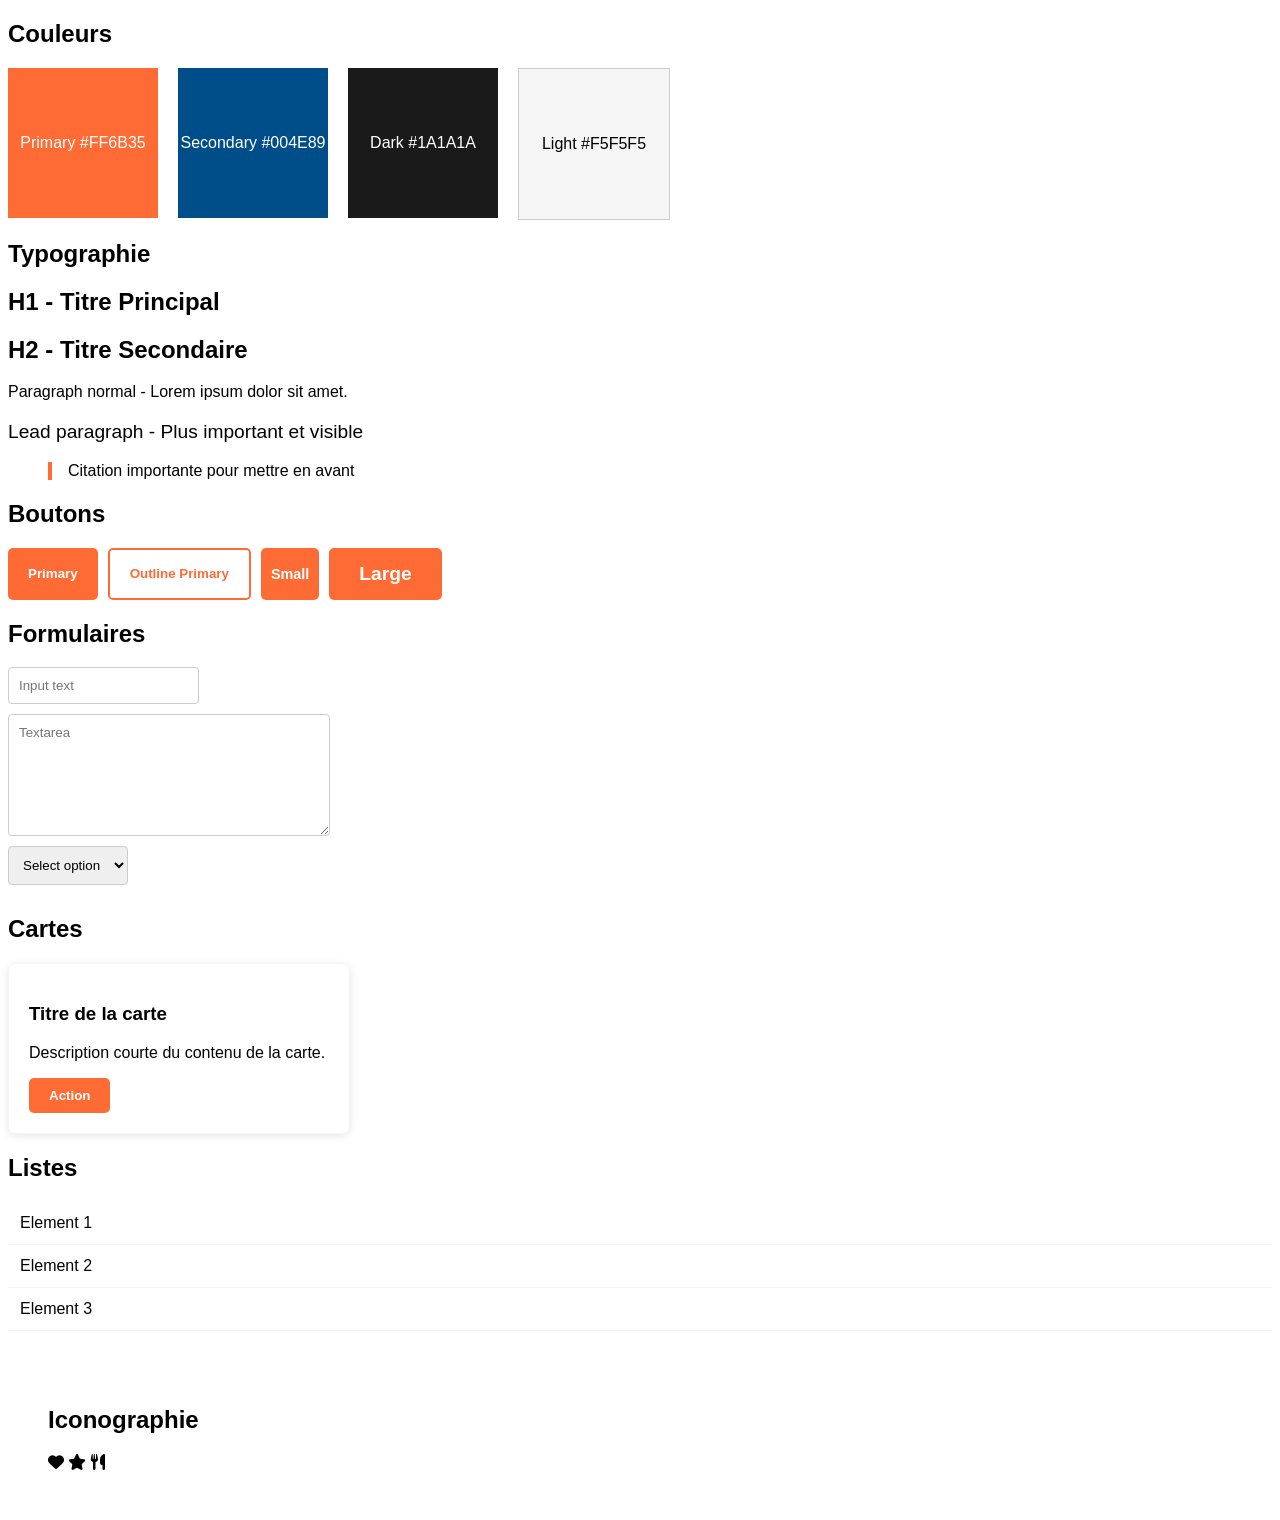
<file: Kit_UI/index.html>
<!DOCTYPE html>
<html lang="fr">
<head>
  <meta charset="UTF-8">
  <meta name="viewport" content="width=device-width, initial-scale=1.0">
  <title>Mon Kit UI</title>
  <link rel="stylesheet" href="style.css">
  <link rel="stylesheet" href="https://cdnjs.cloudflare.com/ajax/libs/font-awesome/6.0.0/css/all.min.css">
</head>
<body>
  <!-- Sections pour afficher les atomes -->
  <section id="colors">
    <h2>Couleurs</h2>
    <div style="display: flex; gap: 20px; flex-wrap: wrap;">
      <div class="primary" style="width: 150px; height: 150px; display: flex; align-items: center; justify-content: center; color: white;">Primary #FF6B35</div>
      <div class="secondary" style="width: 150px; height: 150px; display: flex; align-items: center; justify-content: center; color: white;">Secondary #004E89</div>
      <div style="width: 150px; height: 150px; background-color: var(--dark); display: flex; align-items: center; justify-content: center; color: white;">Dark #1A1A1A</div>
      <div style="width: 150px; height: 150px; background-color: var(--light); border: 1px solid #ccc; display: flex; align-items: center; justify-content: center;">Light #F5F5F5</div>
    </div>
  </section>
  <section id="typography">
    <h2>Typographie</h2>
    <h1>H1 - Titre Principal</h1>
    <h2>H2 - Titre Secondaire</h2>
    <p>Paragraph normal - Lorem ipsum dolor sit amet.</p>
    <p class="lead">Lead paragraph - Plus important et visible</p>
    <blockquote>Citation importante pour mettre en avant</blockquote>
  </section>
  <section id="buttons">
    <h2>Boutons</h2>
    <div style="display: flex; gap: 10px; flex-wrap: wrap;">
      <button class="btn btn-primary">Primary</button>
      <button class="btn btn-outline-primary">Outline Primary</button>
      <button class="btn btn-primary btn-sm">Small</button>
      <button class="btn btn-primary btn-lg">Large</button>
    </div>
  </section>
  <section id="forms">
    <h2>Formulaires</h2>
    <input type="text" placeholder="Input text" style="margin-bottom: 10px;">
    <textarea placeholder="Textarea" style="display: block; margin-bottom: 10px; width: 300px; height: 100px;"></textarea>
    <select style="margin-bottom: 10px;">
      <option>Select option</option>
      <option>Option 1</option>
      <option>Option 2</option>
    </select>
  </section>
  <section id="cards">
    <h2>Cartes</h2>
    <div class="card" style="width: 300px;">
      <h3>Titre de la carte</h3>
      <p>Description courte du contenu de la carte.</p>
      <button class="btn btn-primary">Action</button>
    </div>
  </section>
  <section id="lists">
    <h2>Listes</h2>
    <ul class="list-group">
      <li class="list-group-item">Element 1</li>
      <li class="list-group-item">Element 2</li>
      <li class="list-group-item">Element 3</li>
    </ul>
  </section>
  <section id="icons" style="padding: 40px;">
  <h2>Iconographie</h2>
  <i class="fas fa-heart"></i> <i class="fas fa-star"></i> <i class="fas fa-utensils"></i>
</section>
</body>
</html>
</file>
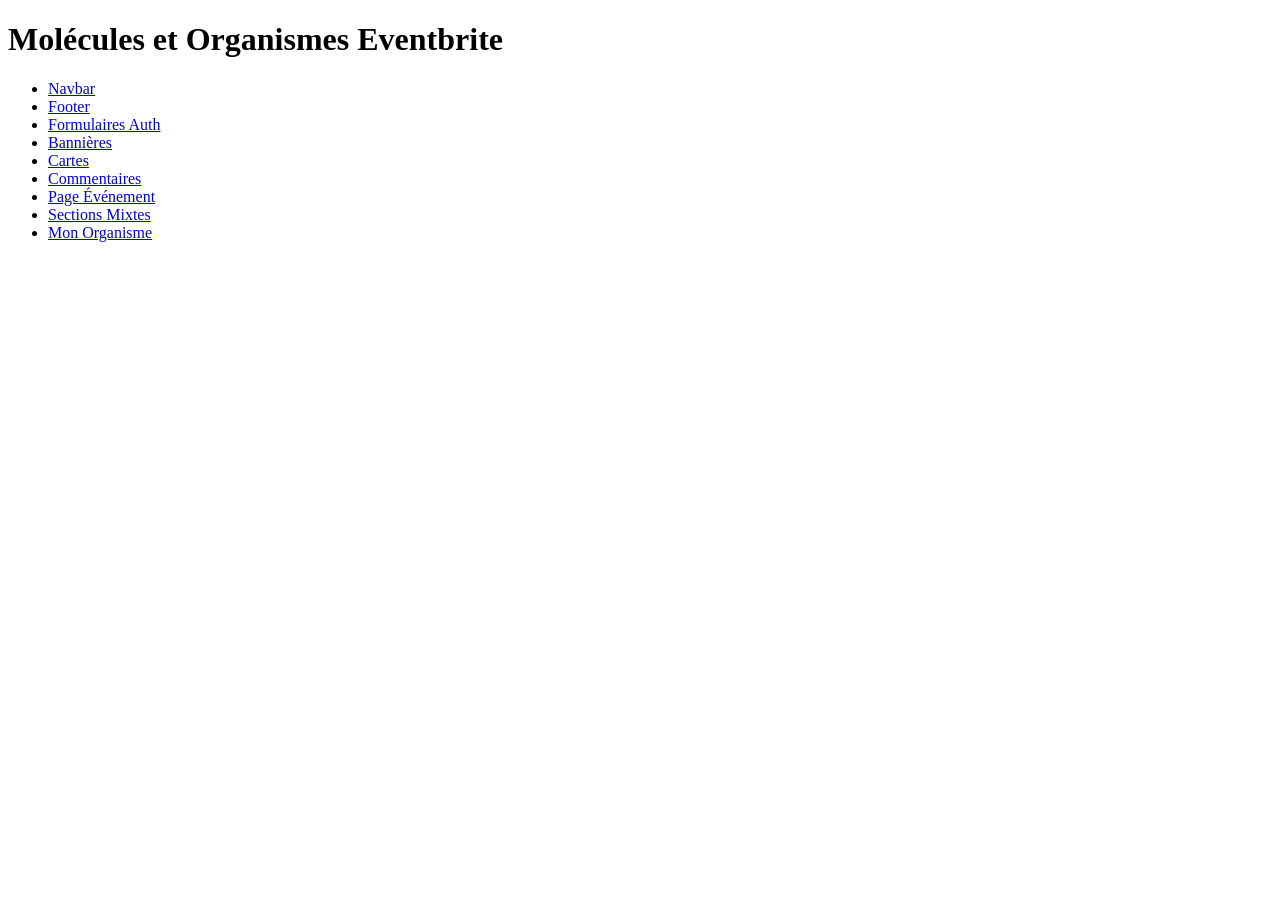
<file: Molecules_Organisme/index.html>
<!DOCTYPE html>
<html>
<head>
  <title>Kit UI - Molécules</title>
</head>
<body>
  <h1>Molécules et Organismes Eventbrite</h1>
  <ul>
    <li><a href="navbar.html">Navbar</a></li>
    <li><a href="footer.html">Footer</a></li>
    <li><a href="authentication.html">Formulaires Auth</a></li>
    <li><a href="banner.html">Bannières</a></li>
    <li><a href="cards.html">Cartes</a></li>
    <li><a href="comments.html">Commentaires</a></li>
    <li><a href="resource-show.html">Page Événement</a></li>
    <li><a href="element-presentation.html">Sections Mixtes</a></li>
    <li><a href="custom.html">Mon Organisme</a></li>
  </ul>
</body>
</html>
</file>
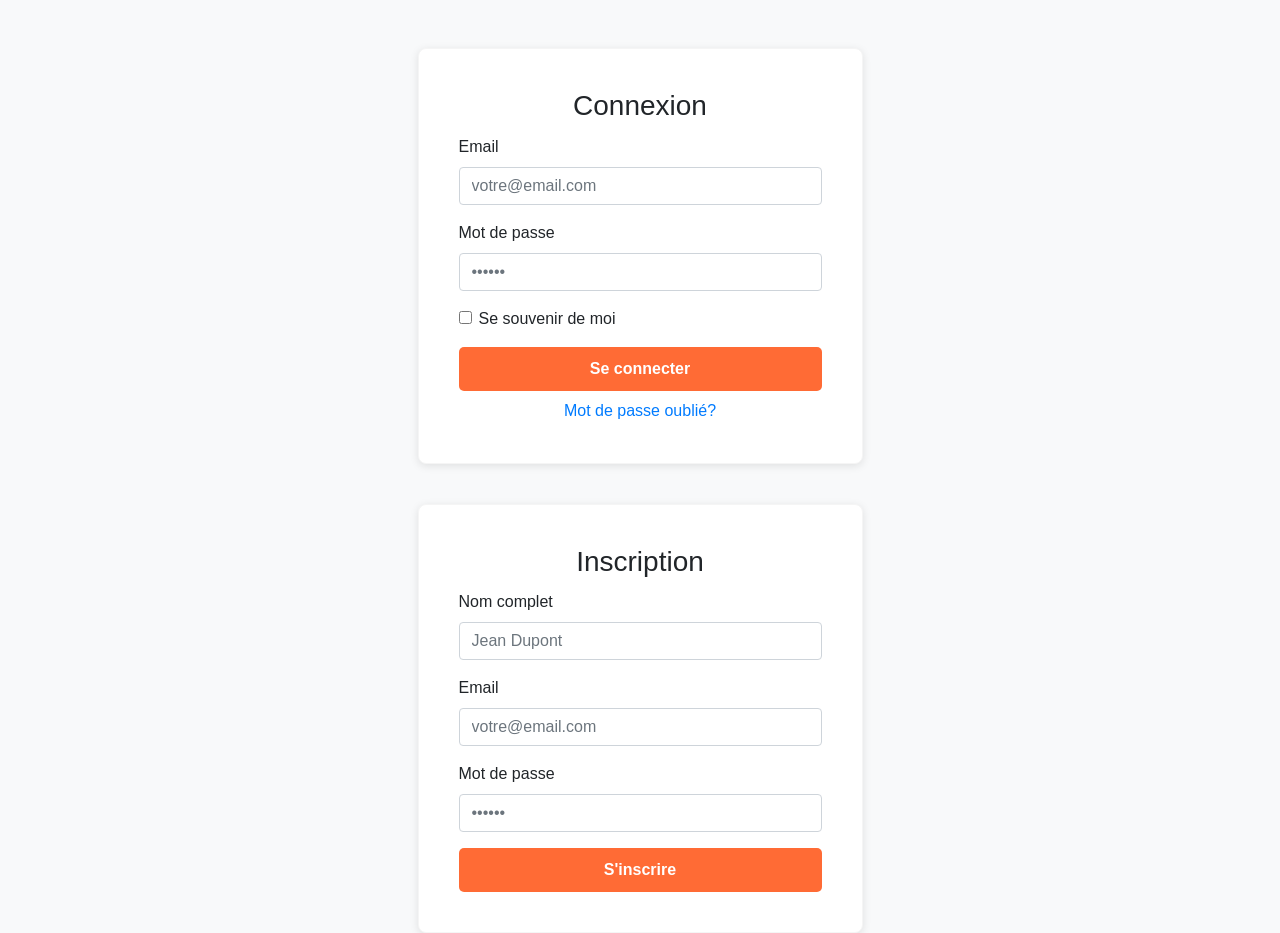
<file: Molecules_Organisme/authentication.html>
<!DOCTYPE html>
<html>
<head>
  <link rel="stylesheet" href="https://stackpath.bootstrapcdn.com/bootstrap/4.5.2/css/bootstrap.min.css">
  <link rel="stylesheet" href="style.css">
</head>
<body class="bg-light">
  
  <div class="container mt-5">
    <div class="row justify-content-center">
      <div class="col-md-5">
        
        <!-- CONNEXION -->
        <div class="card" style="margin-bottom: 40px;">
          <div class="card-body">
            <h3 class="card-title text-center">Connexion</h3>
            <form>
              <div class="form-group">
                <label>Email</label>
                <input type="email" class="form-control" placeholder="votre@email.com">
              </div>
              <div class="form-group">
                <label>Mot de passe</label>
                <input type="password" class="form-control" placeholder="••••••">
              </div>
              <div class="form-check">
                <input type="checkbox" class="form-check-input" id="remember">
                <label class="form-check-label" for="remember">Se souvenir de moi</label>
              </div>
              <button type="submit" class="btn btn-primary btn-block mt-3">Se connecter</button>
              <a href="#" class="d-block text-center mt-2">Mot de passe oublié?</a>
            </form>
          </div>
        </div>

        <!-- INSCRIPTION -->
        <div class="card">
          <div class="card-body">
            <h3 class="card-title text-center">Inscription</h3>
            <form>
              <div class="form-group">
                <label>Nom complet</label>
                <input type="text" class="form-control" placeholder="Jean Dupont">
              </div>
              <div class="form-group">
                <label>Email</label>
                <input type="email" class="form-control" placeholder="votre@email.com">
              </div>
              <div class="form-group">
                <label>Mot de passe</label>
                <input type="password" class="form-control" placeholder="••••••">
              </div>
              <button type="submit" class="btn btn-primary btn-block">S'inscrire</button>
            </form>
          </div>
        </div>

      </div>
    </div>
  </div>

  <script src="https://code.jquery.com/jquery-3.5.1.slim.min.js"></script>
  <script src="https://stackpath.bootstrapcdn.com/bootstrap/4.5.2/js/bootstrap.min.js"></script>
</body>
</html>
</file>
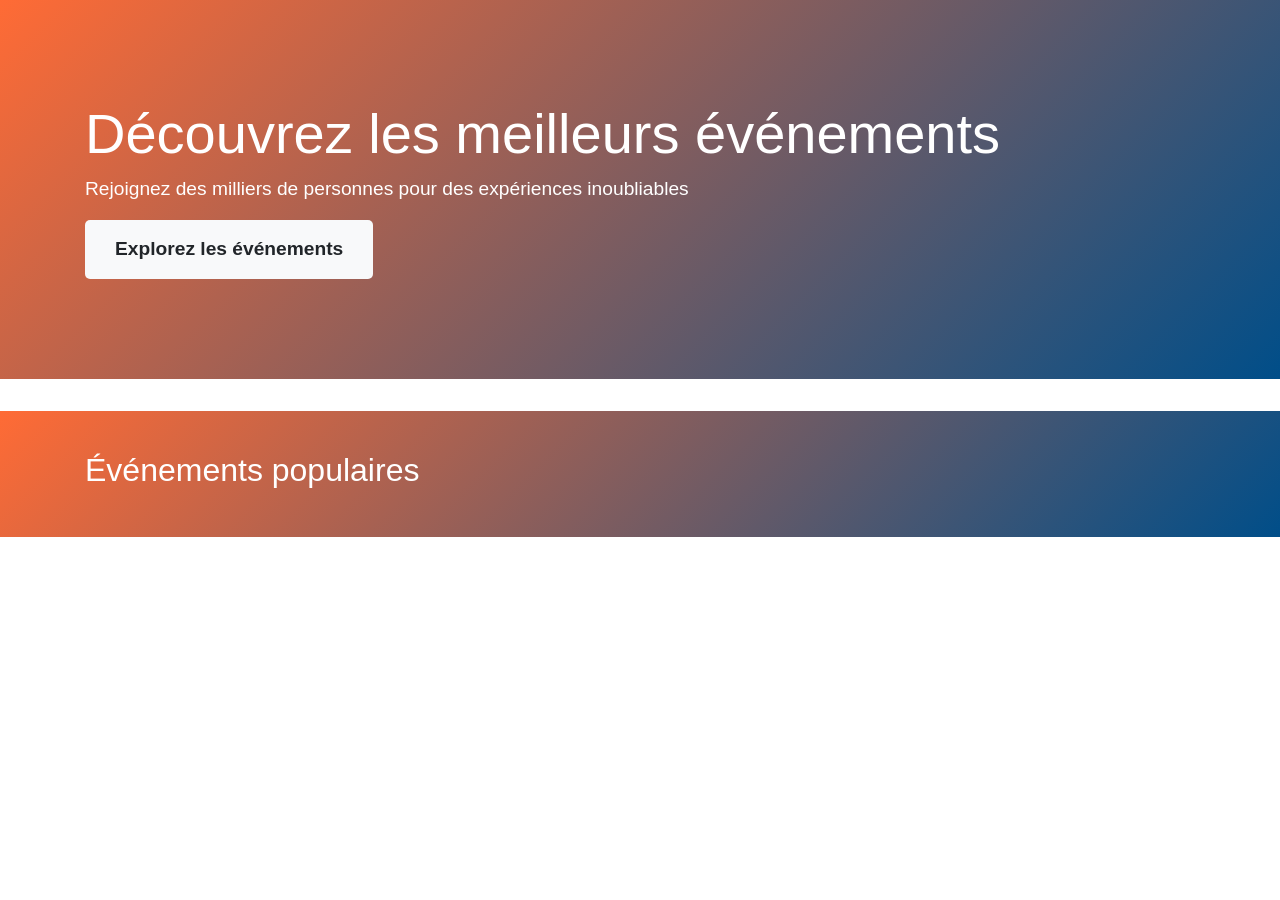
<file: Molecules_Organisme/banner.html>
<!DOCTYPE html>
<html>
<head>
  <link rel="stylesheet" href="https://stackpath.bootstrapcdn.com/bootstrap/4.5.2/css/bootstrap.min.css">
  <link rel="stylesheet" href="style.css">
</head>
<body>
  
  <!-- GRANDE BANNIÈRE -->
  <div class="jumbotron jumbotron-fluid" style="background: linear-gradient(135deg, #FF6B35 0%, #004E89 100%); color: white; padding: 100px 0;">
    <div class="container">
      <h1 class="display-4">Découvrez les meilleurs événements</h1>
      <p class="lead">Rejoignez des milliers de personnes pour des expériences inoubliables</p>
      <a class="btn btn-light btn-lg" href="#" role="button">Explorez les événements</a>
    </div>
  </div>

  <!-- PETITE BANNIÈRE -->
  <div style="background: linear-gradient(135deg, #FF6B35 0%, #004E89 100%); color: white; padding: 40px 0;">
    <div class="container">
      <h2>Événements populaires</h2>
    </div>
  </div>

  <script src="https://code.jquery.com/jquery-3.5.1.slim.min.js"></script>
  <script src="https://stackpath.bootstrapcdn.com/bootstrap/4.5.2/js/bootstrap.min.js"></script>
</body>
</html>
</file>
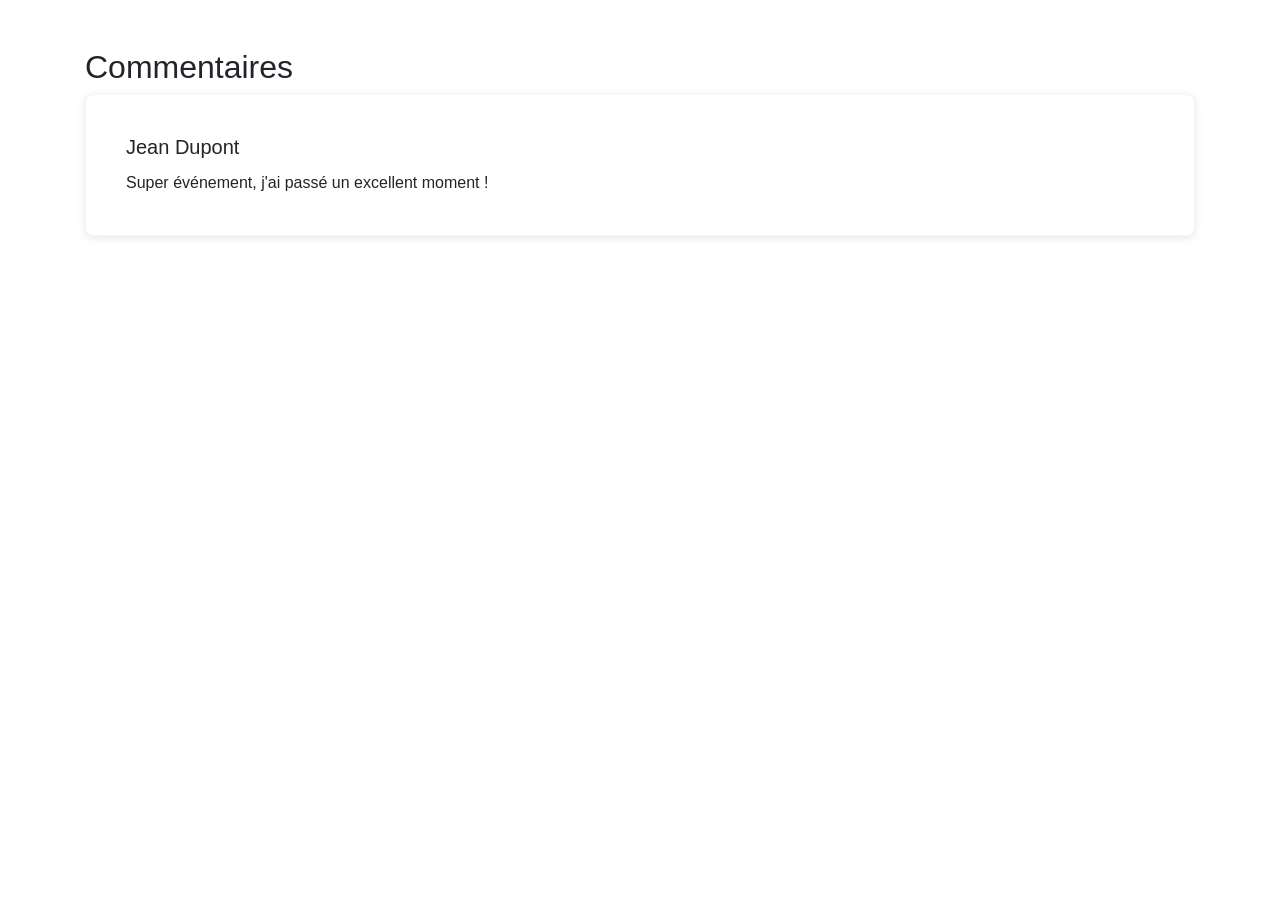
<file: Molecules_Organisme/comments.html>
<!DOCTYPE html>
<html>
  <head>
    <link rel="stylesheet" href="https://stackpath.bootstrapcdn.com/bootstrap/4.5.2/css/bootstrap.min.css">
    <link rel="stylesheet" href="style.css">
  </head>

  <body>
    <div class="container mt-5">
      <h2>Commentaires</h2>
      <div class="card mb-3">
        <div class="card-body">
          <h5 class="card-title">Jean Dupont</h5>
          <p class="card-text">Super événement, j'ai passé un excellent moment !</p>
        </div>
      </div>
    </div>
  </body>
</html>
</file>
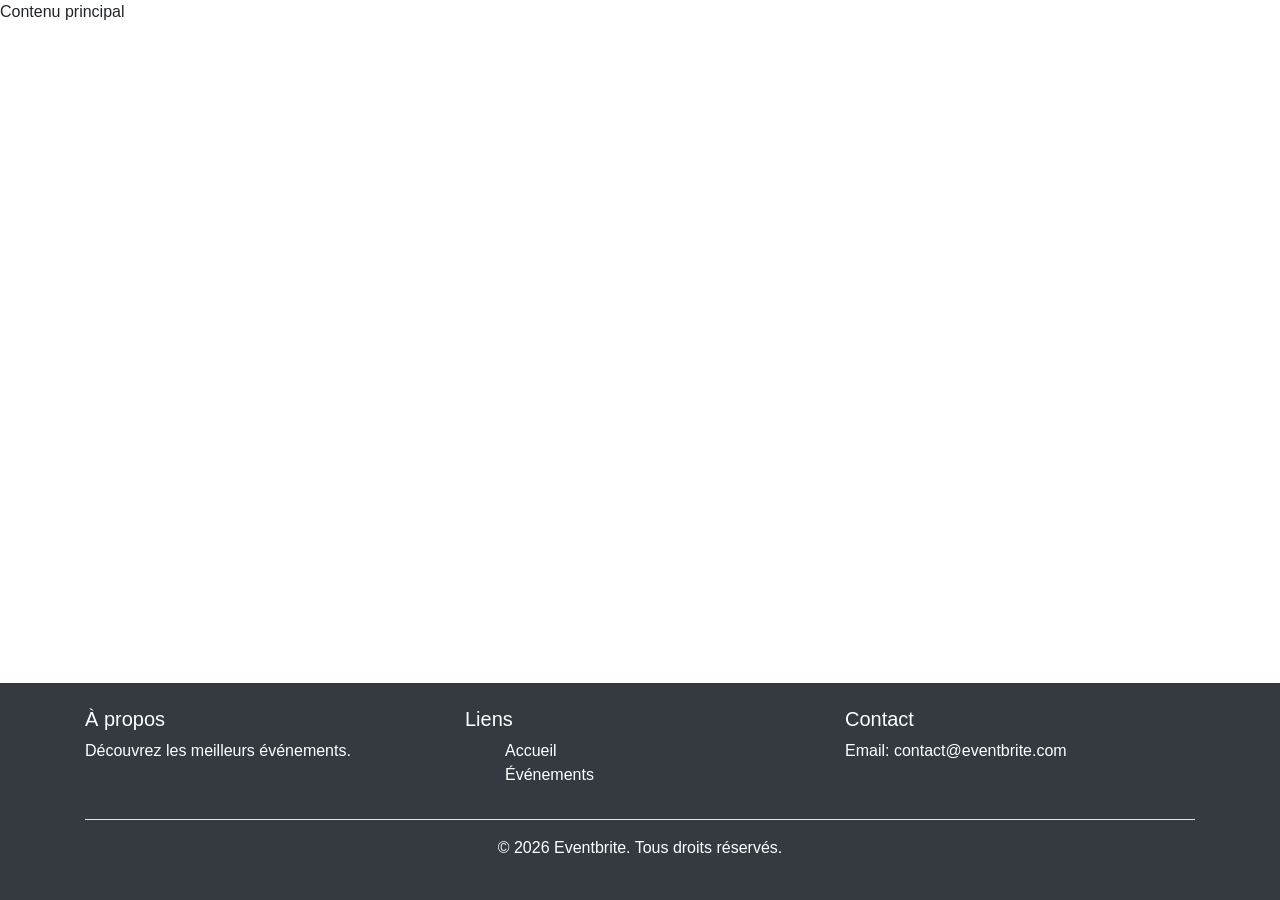
<file: Molecules_Organisme/footer.html>
<!DOCTYPE html>
<html>
<head>
  <link rel="stylesheet" href="https://stackpath.bootstrapcdn.com/bootstrap/4.5.2/css/bootstrap.min.css">
  <link rel="stylesheet" href="style.css">
</head>
<body style="display: flex; flex-direction: column; min-height: 100vh;">
  
  <div style="flex: 1;">Contenu principal</div>

  <footer class="bg-dark text-white mt-5 py-4">
    <div class="container">
      <div class="row">
        <div class="col-md-4">
          <h5>À propos</h5>
          <p>Découvrez les meilleurs événements.</p>
        </div>
        <div class="col-md-4">
          <h5>Liens</h5>
          <ul style="list-style: none;">
            <li><a href="#" class="text-white">Accueil</a></li>
            <li><a href="#" class="text-white">Événements</a></li>
          </ul>
        </div>
        <div class="col-md-4">
          <h5>Contact</h5>
          <p>Email: contact@eventbrite.com</p>
        </div>
      </div>
      <hr class="bg-white">
      <p class="text-center">&copy; 2026 Eventbrite. Tous droits réservés.</p>
    </div>
  </footer>

  <script src="https://code.jquery.com/jquery-3.5.1.slim.min.js"></script>
  <script src="https://stackpath.bootstrapcdn.com/bootstrap/4.5.2/js/bootstrap.min.js"></script>
</body>
</html>
</file>
<file: Kit_UI/style.css>
:root {
  --primary: #FF6B35;
  --secondary: #004E89;
  --dark: #1A1A1A;
  --medium-light: #CCCCCC;
  --light: #F5F5F5;
  --warning: #FFA500;
  --danger: #DC3545;
  --success: #28A745;
  --info: #17A2B8;
}

/* COULEURS */
.primary { background-color: var(--primary); }
.secondary { background-color: var(--secondary); }
.text-primary { color: var(--primary); }
.text-secondary { color: var(--secondary); }

/* TYPOGRAPHIE */
h1, h2, h3, h4, h5, h6 { font-family: 'Montserrat', sans-serif; }
p, body { font-family: 'Open Sans', sans-serif; }
.lead { font-size: 1.2rem; font-weight: 300; }
blockquote { border-left: 4px solid var(--primary); padding-left: 1rem; }

/* BOUTONS */
.btn {
  padding: 10px 20px;
  border: none;
  border-radius: 5px;
  cursor: pointer;
  font-weight: 600;
}
.btn-primary { background-color: var(--primary); color: white; }
.btn-outline-primary { border: 2px solid var(--primary); color: var(--primary); background: transparent; }
.btn-sm { padding: 5px 10px; font-size: 0.9rem; }
.btn-lg { padding: 15px 30px; font-size: 1.2rem; }

/* INPUTS */
input, select, textarea {
  border: 1px solid var(--medium-light);
  padding: 10px;
  border-radius: 4px;
  font-family: inherit;
}

/* CARTES */
.card {
  border: 1px solid var(--light);
  border-radius: 8px;
  padding: 20px;
  box-shadow: 0 2px 8px rgba(0,0,0,0.1);
}

/* LISTES */
.list-group { list-style: none; padding: 0; }
.list-group-item {
  padding: 12px;
  border-bottom: 1px solid var(--light);
}

/*AUTRES*/
.btn-warning { background-color: var(--warning); color: orange; }
.btn-danger { background-color: var(--danger); color: red; }
.btn-success { background-color: var(--success); color: yellowgreen; }
.btn-info { background-color: var(--info); color: rgb(0, 117, 172); }

.btn-outline-warning { border: 2px solid var(--warning); color: var(--warning); }
.btn-outline-danger { border: 2px solid var(--danger); color: var(--danger); }
.btn-outline-success { border: 2px solid var(--success); color: var(--success); }
.btn-outline-info { border: 2px solid var(--info); color: var(--info); }
</file>
<file: Molecules_Organisme/style.css>
:root {
  --primary: #FF6B35;
  --secondary: #004E89;
  --dark: #1A1A1A;
  --medium-light: #CCCCCC;
  --light: #F5F5F5;
  --warning: #FFA500;
  --danger: #DC3545;
  --success: #28A745;
  --info: #17A2B8;
}

/* COULEURS */
.primary { background-color: var(--primary); }
.secondary { background-color: var(--secondary); }
.text-primary { color: var(--primary); }
.text-secondary { color: var(--secondary); }

/* TYPOGRAPHIE */
h1, h2, h3, h4, h5, h6 { font-family: 'Montserrat', sans-serif; }
p, body { font-family: 'Open Sans', sans-serif; }
.lead { font-size: 1.2rem; font-weight: 300; }
blockquote { border-left: 4px solid var(--primary); padding-left: 1rem; }

/* BOUTONS */
.btn {
  padding: 10px 20px;
  border: none;
  border-radius: 5px;
  cursor: pointer;
  font-weight: 600;
}
.btn-primary { background-color: var(--primary); color: white; }
.btn-outline-primary { border: 2px solid var(--primary); color: var(--primary); background: transparent; }
.btn-sm { padding: 5px 10px; font-size: 0.9rem; }
.btn-lg { padding: 15px 30px; font-size: 1.2rem; }

/* INPUTS */
input, select, textarea {
  border: 1px solid var(--medium-light);
  padding: 10px;
  border-radius: 4px;
  font-family: inherit;
}

/* CARTES */
.card {
  border: 1px solid var(--light);
  border-radius: 8px;
  padding: 20px;
  box-shadow: 0 2px 8px rgba(0,0,0,0.1);
}

/* LISTES */
.list-group { list-style: none; padding: 0; }
.list-group-item {
  padding: 12px;
  border-bottom: 1px solid var(--light);
}

/*AUTRES*/
.btn-warning { background-color: var(--warning); color: orange; }
.btn-danger { background-color: var(--danger); color: red; }
.btn-success { background-color: var(--success); color: yellowgreen; }
.btn-info { background-color: var(--info); color: rgb(0, 117, 172); }

.btn-outline-warning { border: 2px solid var(--warning); color: var(--warning); }
.btn-outline-danger { border: 2px solid var(--danger); color: var(--danger); }
.btn-outline-success { border: 2px solid var(--success); color: var(--success); }
.btn-outline-info { border: 2px solid var(--info); color: var(--info); }
</file>
